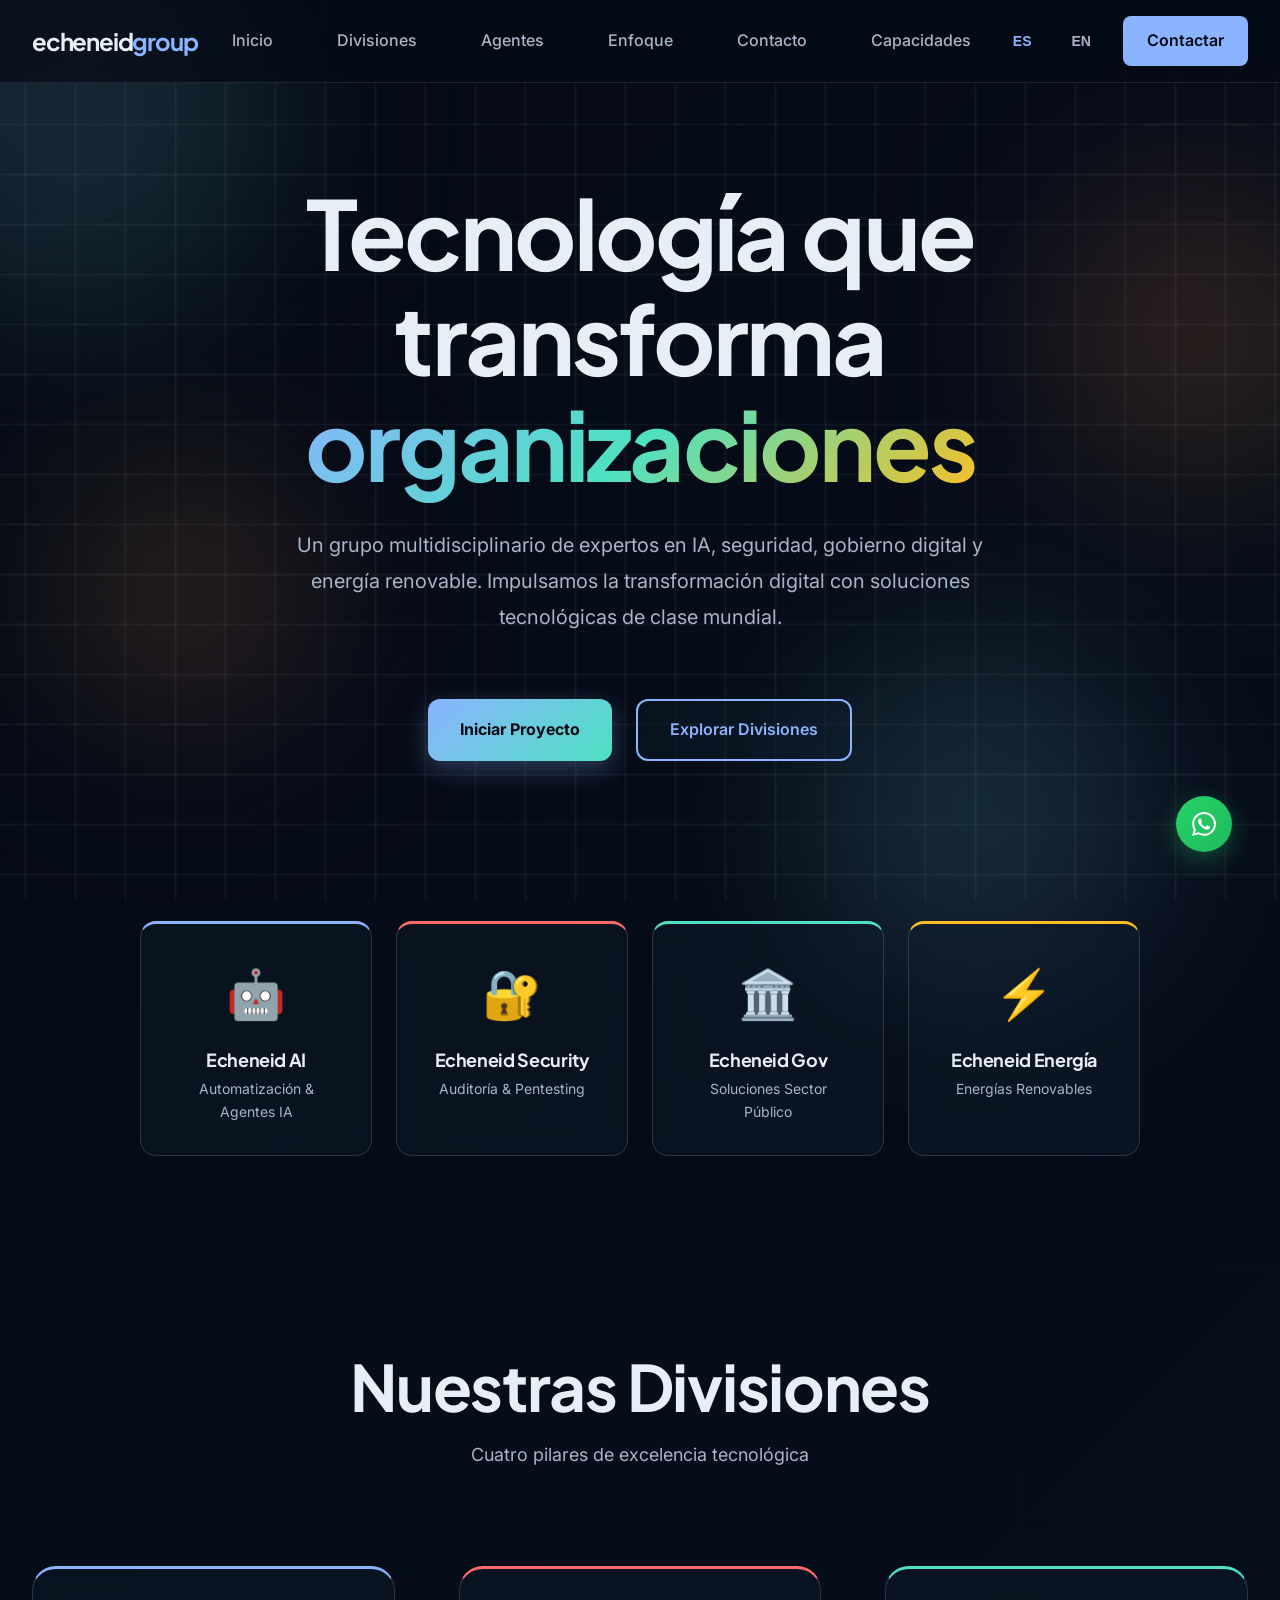
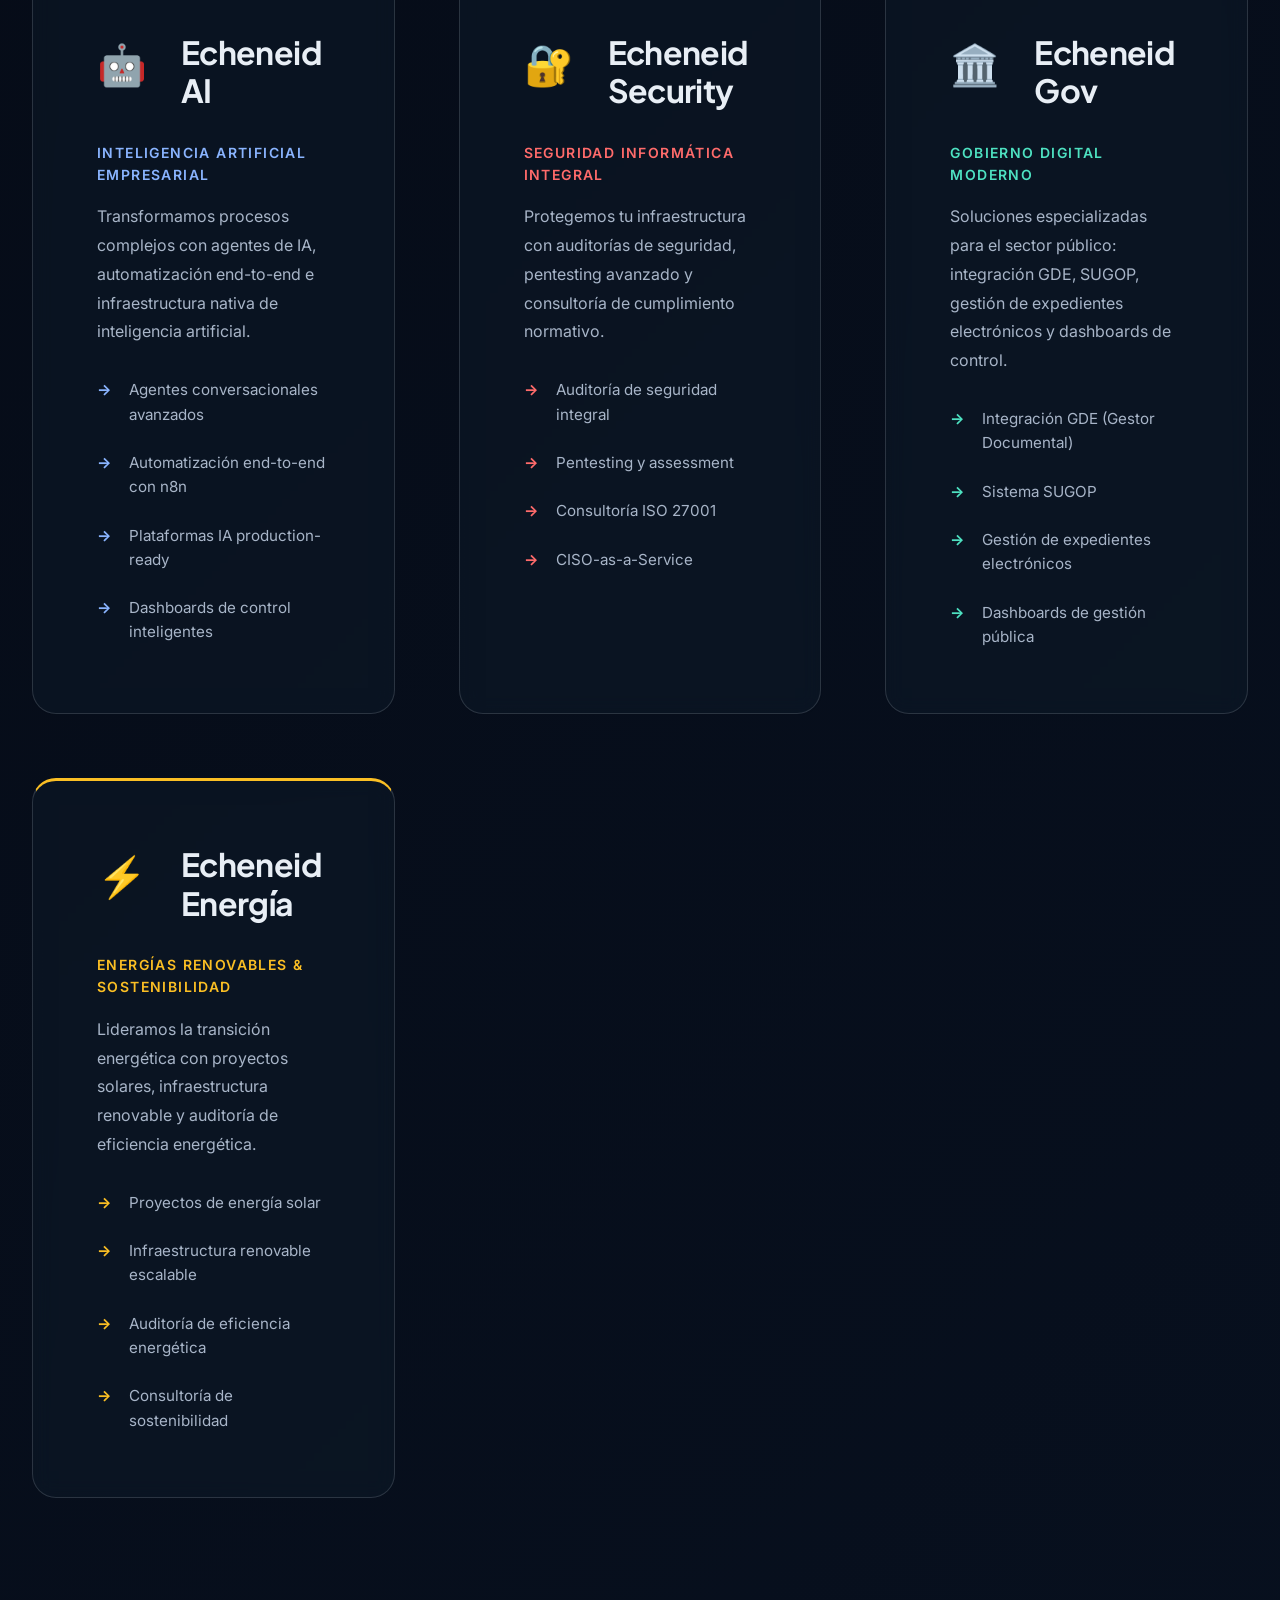
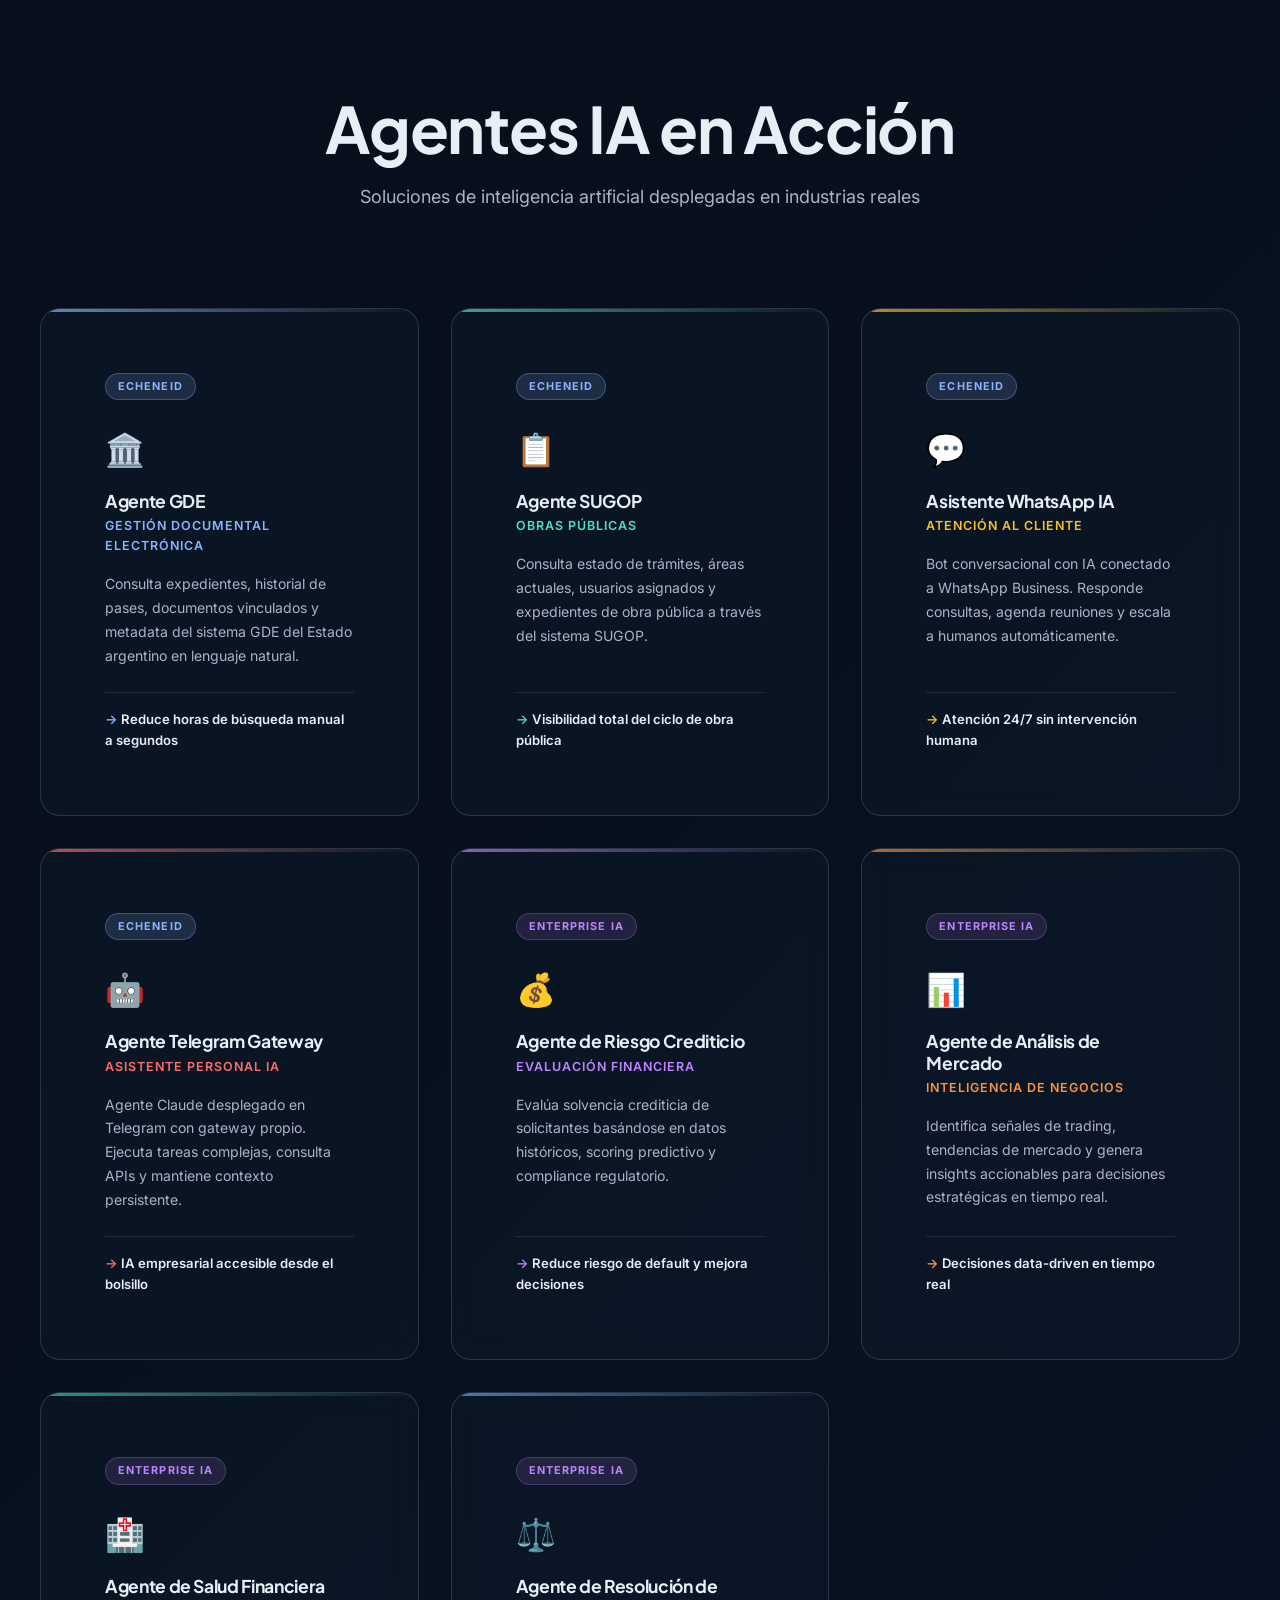
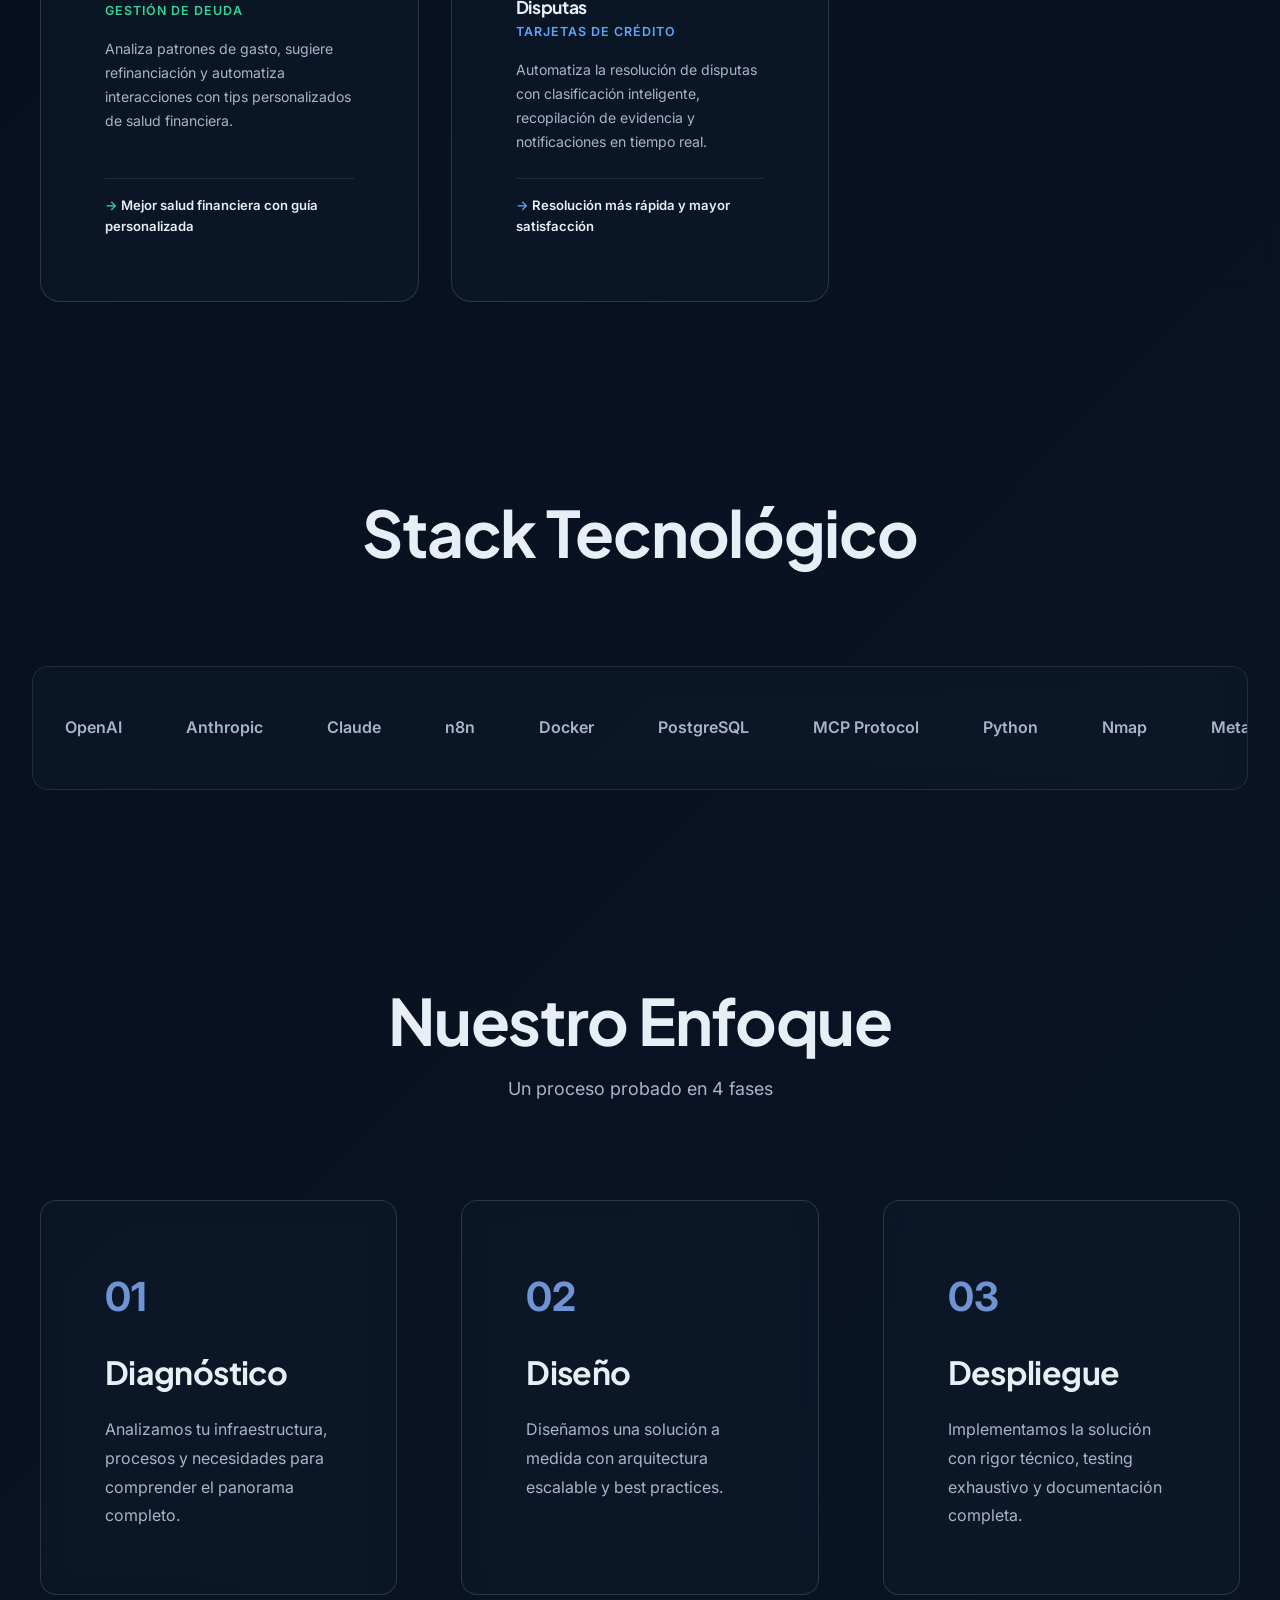
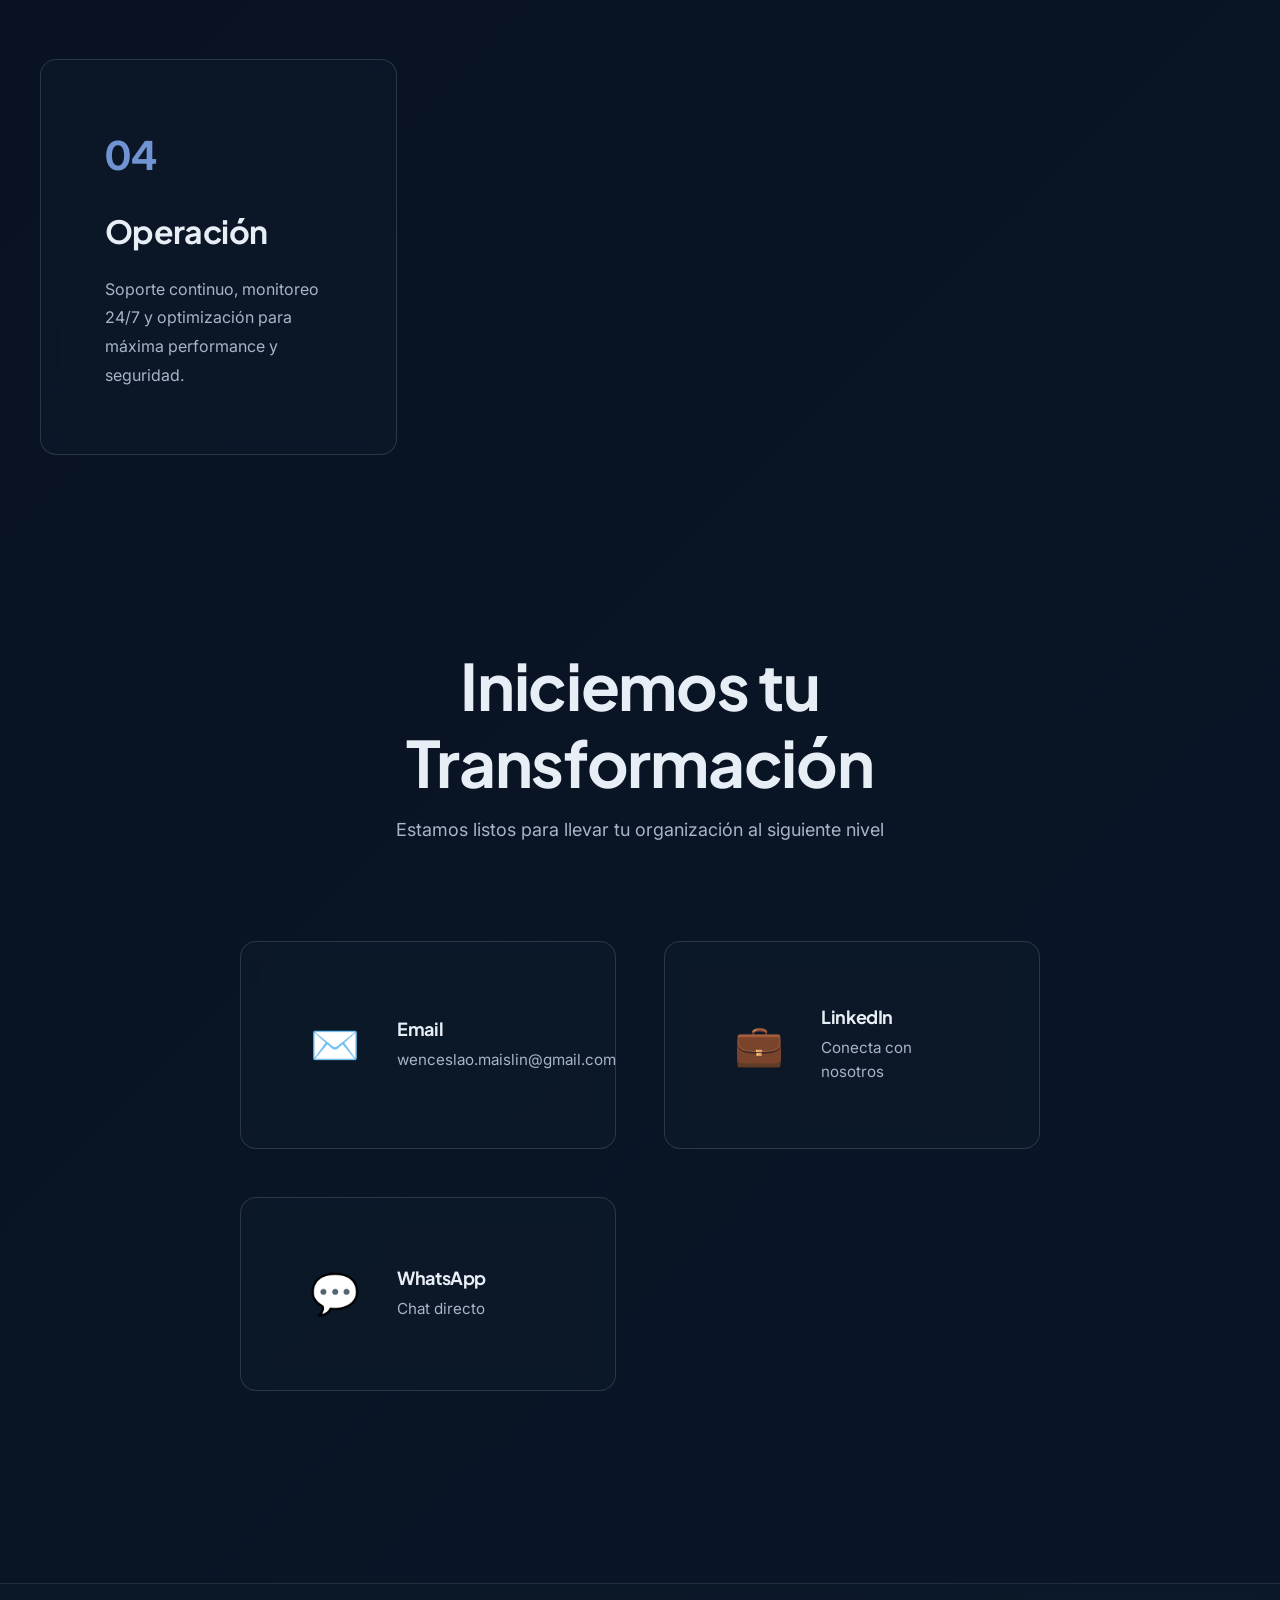
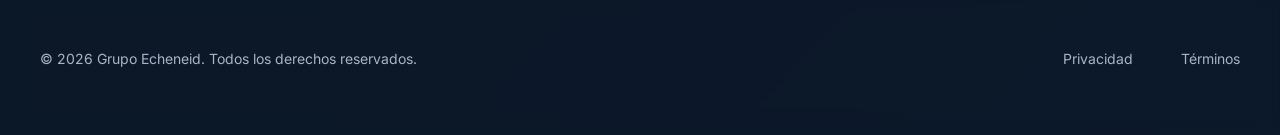
<file: index.html>
<!DOCTYPE html>
<html lang="es" data-lang="es">
<head>
  <meta charset="UTF-8">
  <meta name="viewport" content="width=device-width, initial-scale=1.0">
  <meta name="description" content="Grupo Echeneid — Tecnología que transforma organizaciones. IA, seguridad informática, gobierno digital y energía renovable.">
  <title>Grupo Echeneid — Tecnología que transforma organizaciones</title>
  <link rel="preconnect" href="https://fonts.googleapis.com">
  <link rel="preconnect" href="https://fonts.gstatic.com" crossorigin>
  <link href="https://fonts.googleapis.com/css2?family=Inter:wght@400;500;600;700;800&family=Plus+Jakarta+Sans:wght@500;600;700;800&display=swap" rel="stylesheet">
  <link rel="stylesheet" href="style.css?v=4">
</head>
<body>
  <!-- Animated background orbs -->
  <div class="background-orbs">
    <div class="orb orb-1"></div>
    <div class="orb orb-2"></div>
    <div class="orb orb-3"></div>
    <div class="orb orb-4"></div>
  </div>

  <!-- Grid overlay -->
  <div class="grid-overlay"></div>

  <!-- Navigation -->
  <header class="navbar">
    <div class="navbar-container">
      <div class="logo">
        <span class="logo-text">echeneid<span class="accent">group</span></span>
      </div>

      <nav class="nav-menu">
        <a href="#hero" class="nav-link"><span class="es">Inicio</span><span class="en">Home</span></a>
        <a href="#divisions" class="nav-link"><span class="es">Divisiones</span><span class="en">Divisions</span></a>
        <a href="#agents" class="nav-link"><span class="es">Agentes</span><span class="en">Agents</span></a>
        <a href="#approach" class="nav-link"><span class="es">Enfoque</span><span class="en">Approach</span></a>
        <a href="#contact" class="nav-link"><span class="es">Contacto</span><span class="en">Contact</span></a>
        <a href="servicios.html" class="nav-link"><span class="es">Capacidades</span><span class="en">Capabilities</span></a>
      </nav>

      <div class="navbar-right">
        <button class="lang-toggle" data-lang-btn="es">ES</button>
        <button class="lang-toggle" data-lang-btn="en">EN</button>
        <a href="#contact" class="cta-btn"><span class="es">Contactar</span><span class="en">Contact Us</span></a>
      </div>

      <button class="menu-toggle">
        <span></span>
        <span></span>
        <span></span>
      </button>
    </div>
  </header>

  <!-- Main content -->
  <main>
    <!-- Hero Section -->
    <section id="hero" class="hero">
      <div class="hero-content">
        <h1 class="hero-title reveal">
          <span class="es">Tecnología que transforma <span class="gradient-text">organizaciones</span></span>
          <span class="en">Technology that transforms <span class="gradient-text">organizations</span></span>
        </h1>

        <p class="hero-subtitle reveal">
          <span class="es">Un grupo multidisciplinario de expertos en IA, seguridad, gobierno digital y energía renovable. Impulsamos la transformación digital con soluciones tecnológicas de clase mundial.</span>
          <span class="en">A multidisciplinary group of experts in AI, security, digital government, and renewable energy. We drive digital transformation with world-class technology solutions.</span>
        </p>

        <div class="hero-ctas reveal">
          <a href="#contact" class="btn btn-primary">
            <span class="es">Iniciar Proyecto</span>
            <span class="en">Start Project</span>
          </a>
          <a href="#divisions" class="btn btn-secondary">
            <span class="es">Explorar Divisiones</span>
            <span class="en">Explore Divisions</span>
          </a>
        </div>
      </div>

      <!-- Mini division cards -->
      <div class="hero-divisions reveal">
        <div class="mini-card" style="--accent: #8ab4ff">
          <div class="mini-card-icon">🤖</div>
          <h3><span class="es">Echeneid AI</span><span class="en">Echeneid AI</span></h3>
          <p><span class="es">Automatización & Agentes IA</span><span class="en">Automation & AI Agents</span></p>
        </div>

        <div class="mini-card" style="--accent: #ff6b6b">
          <div class="mini-card-icon">🔐</div>
          <h3><span class="es">Echeneid Security</span><span class="en">Echeneid Security</span></h3>
          <p><span class="es">Auditoría & Pentesting</span><span class="en">Auditing & Pentesting</span></p>
        </div>

        <div class="mini-card" style="--accent: #4ee1c1">
          <div class="mini-card-icon">🏛️</div>
          <h3><span class="es">Echeneid Gov</span><span class="en">Echeneid Gov</span></h3>
          <p><span class="es">Soluciones Sector Público</span><span class="en">Public Sector Solutions</span></p>
        </div>

        <div class="mini-card" style="--accent: #fbbf24">
          <div class="mini-card-icon">⚡</div>
          <h3><span class="es">Echeneid Energía</span><span class="en">Echeneid Energy</span></h3>
          <p><span class="es">Energías Renovables</span><span class="en">Renewable Energy</span></p>
        </div>
      </div>
    </section>

    <!-- Divisions Section -->
    <section id="divisions" class="divisions">
      <div class="section-header reveal">
        <h2><span class="es">Nuestras Divisiones</span><span class="en">Our Divisions</span></h2>
        <p><span class="es">Cuatro pilares de excelencia tecnológica</span><span class="en">Four pillars of technological excellence</span></p>
      </div>

      <div class="divisions-grid">
        <!-- Echeneid AI -->
        <div class="division-card reveal" style="--accent: #8ab4ff">
          <div class="division-header">
            <div class="division-icon">🤖</div>
            <h3><span class="es">Echeneid AI</span><span class="en">Echeneid AI</span></h3>
          </div>
          <p class="division-tagline"><span class="es">Inteligencia Artificial Empresarial</span><span class="en">Enterprise AI Intelligence</span></p>
          <p class="division-description">
            <span class="es">Transformamos procesos complejos con agentes de IA, automatización end-to-end e infraestructura nativa de inteligencia artificial.</span>
            <span class="en">We transform complex processes with AI agents, end-to-end automation, and native AI infrastructure.</span>
          </p>
          <ul class="division-capabilities">
            <li><span class="es">Agentes conversacionales avanzados</span><span class="en">Advanced conversational agents</span></li>
            <li><span class="es">Automatización end-to-end con n8n</span><span class="en">End-to-end automation with n8n</span></li>
            <li><span class="es">Plataformas IA production-ready</span><span class="en">Production-ready AI platforms</span></li>
            <li><span class="es">Dashboards de control inteligentes</span><span class="en">Intelligent control dashboards</span></li>
          </ul>
        </div>

        <!-- Echeneid Security -->
        <div class="division-card reveal" style="--accent: #ff6b6b">
          <div class="division-header">
            <div class="division-icon">🔐</div>
            <h3><span class="es">Echeneid Security</span><span class="en">Echeneid Security</span></h3>
          </div>
          <p class="division-tagline"><span class="es">Seguridad Informática Integral</span><span class="en">Comprehensive IT Security</span></p>
          <p class="division-description">
            <span class="es">Protegemos tu infraestructura con auditorías de seguridad, pentesting avanzado y consultoría de cumplimiento normativo.</span>
            <span class="en">We protect your infrastructure with security audits, advanced pentesting, and compliance consulting.</span>
          </p>
          <ul class="division-capabilities">
            <li><span class="es">Auditoría de seguridad integral</span><span class="en">Comprehensive security auditing</span></li>
            <li><span class="es">Pentesting y assessment</span><span class="en">Pentesting and vulnerability assessment</span></li>
            <li><span class="es">Consultoría ISO 27001</span><span class="en">ISO 27001 consulting</span></li>
            <li><span class="es">CISO-as-a-Service</span><span class="en">CISO-as-a-Service</span></li>
          </ul>
        </div>

        <!-- Echeneid Gov -->
        <div class="division-card reveal" style="--accent: #4ee1c1">
          <div class="division-header">
            <div class="division-icon">🏛️</div>
            <h3><span class="es">Echeneid Gov</span><span class="en">Echeneid Gov</span></h3>
          </div>
          <p class="division-tagline"><span class="es">Gobierno Digital Moderno</span><span class="en">Modern Digital Government</span></p>
          <p class="division-description">
            <span class="es">Soluciones especializadas para el sector público: integración GDE, SUGOP, gestión de expedientes electrónicos y dashboards de control.</span>
            <span class="en">Specialized solutions for the public sector: GDE integration, SUGOP, electronic records management, and control dashboards.</span>
          </p>
          <ul class="division-capabilities">
            <li><span class="es">Integración GDE (Gestor Documental)</span><span class="en">GDE integration</span></li>
            <li><span class="es">Sistema SUGOP</span><span class="en">SUGOP system</span></li>
            <li><span class="es">Gestión de expedientes electrónicos</span><span class="en">Electronic records management</span></li>
            <li><span class="es">Dashboards de gestión pública</span><span class="en">Public management dashboards</span></li>
          </ul>
        </div>

        <!-- Echeneid Energía -->
        <div class="division-card reveal" style="--accent: #fbbf24">
          <div class="division-header">
            <div class="division-icon">⚡</div>
            <h3><span class="es">Echeneid Energía</span><span class="en">Echeneid Energy</span></h3>
          </div>
          <p class="division-tagline"><span class="es">Energías Renovables & Sostenibilidad</span><span class="en">Renewable Energy & Sustainability</span></p>
          <p class="division-description">
            <span class="es">Lideramos la transición energética con proyectos solares, infraestructura renovable y auditoría de eficiencia energética.</span>
            <span class="en">We lead the energy transition with solar projects, renewable infrastructure, and energy efficiency auditing.</span>
          </p>
          <ul class="division-capabilities">
            <li><span class="es">Proyectos de energía solar</span><span class="en">Solar energy projects</span></li>
            <li><span class="es">Infraestructura renovable escalable</span><span class="en">Scalable renewable infrastructure</span></li>
            <li><span class="es">Auditoría de eficiencia energética</span><span class="en">Energy efficiency auditing</span></li>
            <li><span class="es">Consultoría de sostenibilidad</span><span class="en">Sustainability consulting</span></li>
          </ul>
        </div>
      </div>
    </section>

    <!-- AI Agents Showcase -->
    <section id="agents" class="agents-showcase">
      <div class="section-header reveal">
        <h2><span class="es">Agentes IA en Acción</span><span class="en">AI Agents in Action</span></h2>
        <p><span class="es">Soluciones de inteligencia artificial desplegadas en industrias reales</span><span class="en">AI solutions deployed across real industries</span></p>
      </div>

      <div class="agents-grid">
        <!-- Echeneid own agents -->
        <div class="agent-card reveal" style="--agent-accent: #8ab4ff">
          <div class="agent-badge own"><span class="es">Echeneid</span><span class="en">Echeneid</span></div>
          <div class="agent-icon">🏛️</div>
          <h3><span class="es">Agente GDE</span><span class="en">GDE Agent</span></h3>
          <p class="agent-usecase"><span class="es">Gestión Documental Electrónica</span><span class="en">Electronic Document Management</span></p>
          <p class="agent-desc"><span class="es">Consulta expedientes, historial de pases, documentos vinculados y metadata del sistema GDE del Estado argentino en lenguaje natural.</span><span class="en">Query records, transfer history, linked documents, and metadata from Argentina's GDE system using natural language.</span></p>
          <div class="agent-value"><span class="es">Reduce horas de búsqueda manual a segundos</span><span class="en">Reduces hours of manual search to seconds</span></div>
        </div>

        <div class="agent-card reveal" style="--agent-accent: #4ee1c1">
          <div class="agent-badge own"><span class="es">Echeneid</span><span class="en">Echeneid</span></div>
          <div class="agent-icon">📋</div>
          <h3><span class="es">Agente SUGOP</span><span class="en">SUGOP Agent</span></h3>
          <p class="agent-usecase"><span class="es">Obras Públicas</span><span class="en">Public Works</span></p>
          <p class="agent-desc"><span class="es">Consulta estado de trámites, áreas actuales, usuarios asignados y expedientes de obra pública a través del sistema SUGOP.</span><span class="en">Query permit status, current departments, assigned users, and public works records through the SUGOP system.</span></p>
          <div class="agent-value"><span class="es">Visibilidad total del ciclo de obra pública</span><span class="en">Full visibility into the public works lifecycle</span></div>
        </div>

        <div class="agent-card reveal" style="--agent-accent: #fbbf24">
          <div class="agent-badge own"><span class="es">Echeneid</span><span class="en">Echeneid</span></div>
          <div class="agent-icon">💬</div>
          <h3><span class="es">Asistente WhatsApp IA</span><span class="en">WhatsApp AI Assistant</span></h3>
          <p class="agent-usecase"><span class="es">Atención al Cliente</span><span class="en">Customer Service</span></p>
          <p class="agent-desc"><span class="es">Bot conversacional con IA conectado a WhatsApp Business. Responde consultas, agenda reuniones y escala a humanos automáticamente.</span><span class="en">AI-powered conversational bot connected to WhatsApp Business. Answers queries, schedules meetings, and escalates to humans automatically.</span></p>
          <div class="agent-value"><span class="es">Atención 24/7 sin intervención humana</span><span class="en">24/7 support without human intervention</span></div>
        </div>

        <div class="agent-card reveal" style="--agent-accent: #ff6b6b">
          <div class="agent-badge own"><span class="es">Echeneid</span><span class="en">Echeneid</span></div>
          <div class="agent-icon">🤖</div>
          <h3><span class="es">Agente Telegram Gateway</span><span class="en">Telegram Gateway Agent</span></h3>
          <p class="agent-usecase"><span class="es">Asistente Personal IA</span><span class="en">AI Personal Assistant</span></p>
          <p class="agent-desc"><span class="es">Agente Claude desplegado en Telegram con gateway propio. Ejecuta tareas complejas, consulta APIs y mantiene contexto persistente.</span><span class="en">Claude agent deployed on Telegram with custom gateway. Executes complex tasks, queries APIs, and maintains persistent context.</span></p>
          <div class="agent-value"><span class="es">IA empresarial accesible desde el bolsillo</span><span class="en">Enterprise AI accessible from your pocket</span></div>
        </div>

        <!-- Generic enterprise AI agents -->
        <div class="agent-card reveal" style="--agent-accent: #c084fc">
          <div class="agent-badge generic"><span class="es">Enterprise IA</span><span class="en">Enterprise AI</span></div>
          <div class="agent-icon">💰</div>
          <h3><span class="es">Agente de Riesgo Crediticio</span><span class="en">Credit Risk Agent</span></h3>
          <p class="agent-usecase"><span class="es">Evaluación Financiera</span><span class="en">Financial Assessment</span></p>
          <p class="agent-desc"><span class="es">Evalúa solvencia crediticia de solicitantes basándose en datos históricos, scoring predictivo y compliance regulatorio.</span><span class="en">Evaluates applicant creditworthiness based on historical data, predictive scoring, and regulatory compliance.</span></p>
          <div class="agent-value"><span class="es">Reduce riesgo de default y mejora decisiones</span><span class="en">Reduces default risk and improves decisions</span></div>
        </div>

        <div class="agent-card reveal" style="--agent-accent: #fb923c">
          <div class="agent-badge generic"><span class="es">Enterprise IA</span><span class="en">Enterprise AI</span></div>
          <div class="agent-icon">📊</div>
          <h3><span class="es">Agente de Análisis de Mercado</span><span class="en">Market Analysis Agent</span></h3>
          <p class="agent-usecase"><span class="es">Inteligencia de Negocios</span><span class="en">Business Intelligence</span></p>
          <p class="agent-desc"><span class="es">Identifica señales de trading, tendencias de mercado y genera insights accionables para decisiones estratégicas en tiempo real.</span><span class="en">Identifies trading signals, market trends, and generates actionable insights for real-time strategic decisions.</span></p>
          <div class="agent-value"><span class="es">Decisiones data-driven en tiempo real</span><span class="en">Real-time data-driven decisions</span></div>
        </div>

        <div class="agent-card reveal" style="--agent-accent: #34d399">
          <div class="agent-badge generic"><span class="es">Enterprise IA</span><span class="en">Enterprise AI</span></div>
          <div class="agent-icon">🏥</div>
          <h3><span class="es">Agente de Salud Financiera</span><span class="en">Financial Health Agent</span></h3>
          <p class="agent-usecase"><span class="es">Gestión de Deuda</span><span class="en">Debt Management</span></p>
          <p class="agent-desc"><span class="es">Analiza patrones de gasto, sugiere refinanciación y automatiza interacciones con tips personalizados de salud financiera.</span><span class="en">Analyzes spending patterns, suggests refinancing, and automates interactions with personalized financial health tips.</span></p>
          <div class="agent-value"><span class="es">Mejor salud financiera con guía personalizada</span><span class="en">Better financial health with personalized guidance</span></div>
        </div>

        <div class="agent-card reveal" style="--agent-accent: #60a5fa">
          <div class="agent-badge generic"><span class="es">Enterprise IA</span><span class="en">Enterprise AI</span></div>
          <div class="agent-icon">⚖️</div>
          <h3><span class="es">Agente de Resolución de Disputas</span><span class="en">Dispute Resolution Agent</span></h3>
          <p class="agent-usecase"><span class="es">Tarjetas de Crédito</span><span class="en">Credit Cards</span></p>
          <p class="agent-desc"><span class="es">Automatiza la resolución de disputas con clasificación inteligente, recopilación de evidencia y notificaciones en tiempo real.</span><span class="en">Automates dispute resolution with intelligent classification, evidence gathering, and real-time notifications.</span></p>
          <div class="agent-value"><span class="es">Resolución más rápida y mayor satisfacción</span><span class="en">Faster resolution and higher satisfaction</span></div>
        </div>
      </div>
    </section>

    <!-- Tech Stack Marquee -->
    <section class="tech-stack">
      <div class="section-header reveal">
        <h2><span class="es">Stack Tecnológico</span><span class="en">Tech Stack</span></h2>
      </div>
      <div class="marquee-container">
        <div class="marquee">
          <div class="marquee-content" id="marquee-content">
            <!-- Content populated by JS -->
          </div>
        </div>
      </div>
    </section>

    <!-- Approach Section -->
    <section id="approach" class="approach">
      <div class="section-header reveal">
        <h2><span class="es">Nuestro Enfoque</span><span class="en">Our Approach</span></h2>
        <p><span class="es">Un proceso probado en 4 fases</span><span class="en">A proven 4-phase process</span></p>
      </div>

      <div class="approach-grid">
        <div class="approach-card reveal">
          <div class="approach-number">01</div>
          <h3><span class="es">Diagnóstico</span><span class="en">Diagnosis</span></h3>
          <p><span class="es">Analizamos tu infraestructura, procesos y necesidades para comprender el panorama completo.</span><span class="en">We analyze your infrastructure, processes, and needs to understand the complete picture.</span></p>
        </div>

        <div class="approach-card reveal">
          <div class="approach-number">02</div>
          <h3><span class="es">Diseño</span><span class="en">Design</span></h3>
          <p><span class="es">Diseñamos una solución a medida con arquitectura escalable y best practices.</span><span class="en">We design a custom solution with scalable architecture and best practices.</span></p>
        </div>

        <div class="approach-card reveal">
          <div class="approach-number">03</div>
          <h3><span class="es">Despliegue</span><span class="en">Deployment</span></h3>
          <p><span class="es">Implementamos la solución con rigor técnico, testing exhaustivo y documentación completa.</span><span class="en">We implement with technical rigor, exhaustive testing, and complete documentation.</span></p>
        </div>

        <div class="approach-card reveal">
          <div class="approach-number">04</div>
          <h3><span class="es">Operación</span><span class="en">Operations</span></h3>
          <p><span class="es">Soporte continuo, monitoreo 24/7 y optimización para máxima performance y seguridad.</span><span class="en">Continuous support, 24/7 monitoring, and optimization for peak performance and security.</span></p>
        </div>
      </div>
    </section>

    <!-- Contact Section -->
    <section id="contact" class="contact">
      <div class="contact-content reveal">
        <h2><span class="es">Iniciemos tu Transformación</span><span class="en">Start Your Transformation</span></h2>
        <p><span class="es">Estamos listos para llevar tu organización al siguiente nivel</span><span class="en">We're ready to take your organization to the next level</span></p>

        <div class="contact-methods">
          <a href="mailto:wenceslao.maislin@gmail.com" class="contact-card">
            <div class="contact-icon">✉️</div>
            <div class="contact-info">
              <h3><span class="es">Email</span><span class="en">Email</span></h3>
              <p>wenceslao.maislin@gmail.com</p>
            </div>
          </a>

          <a href="https://linkedin.com/in/wenceslao-maislin-96673314/" target="_blank" rel="noopener noreferrer" class="contact-card">
            <div class="contact-icon">💼</div>
            <div class="contact-info">
              <h3><span class="es">LinkedIn</span><span class="en">LinkedIn</span></h3>
              <p><span class="es">Conecta con nosotros</span><span class="en">Connect with us</span></p>
            </div>
          </a>

          <a href="https://wa.me/5493517564505" target="_blank" rel="noopener noreferrer" class="contact-card">
            <div class="contact-icon">💬</div>
            <div class="contact-info">
              <h3><span class="es">WhatsApp</span><span class="en">WhatsApp</span></h3>
              <p><span class="es">Chat directo</span><span class="en">Direct chat</span></p>
            </div>
          </a>
        </div>
      </div>
    </section>
  </main>

  <!-- WhatsApp Floating Button -->
  <a href="https://wa.me/5493517564505" target="_blank" rel="noopener noreferrer" class="whatsapp-btn" aria-label="WhatsApp">
    <svg width="28" height="28" viewBox="0 0 24 24" fill="currentColor"><path d="M17.472 14.382c-.297-.149-1.758-.867-2.03-.967-.273-.099-.471-.148-.67.15-.197.297-.767.966-.94 1.164-.173.199-.347.223-.644.075-.297-.15-1.255-.463-2.39-1.475-.883-.788-1.48-1.761-1.653-2.059-.173-.297-.018-.458.13-.606.134-.133.298-.347.446-.52.149-.174.198-.298.298-.497.099-.198.05-.371-.025-.52-.075-.149-.669-1.612-.916-2.207-.242-.579-.487-.5-.669-.51-.173-.008-.371-.01-.57-.01-.198 0-.52.074-.792.372-.272.297-1.04 1.016-1.04 2.479 0 1.462 1.065 2.875 1.213 3.074.149.198 2.096 3.2 5.077 4.487.709.306 1.262.489 1.694.625.712.227 1.36.195 1.871.118.571-.085 1.758-.719 2.006-1.413.248-.694.248-1.289.173-1.413-.074-.124-.272-.198-.57-.347m-5.421 7.403h-.004a9.87 9.87 0 01-5.031-1.378l-.361-.214-3.741.982.998-3.648-.235-.374a9.86 9.86 0 01-1.51-5.26c.001-5.45 4.436-9.884 9.888-9.884 2.64 0 5.122 1.03 6.988 2.898a9.825 9.825 0 012.893 6.994c-.003 5.45-4.437 9.884-9.885 9.884m8.413-18.297A11.815 11.815 0 0012.05 0C5.495 0 .16 5.335.157 11.892c0 2.096.547 4.142 1.588 5.945L.057 24l6.305-1.654a11.882 11.882 0 005.683 1.448h.005c6.554 0 11.89-5.335 11.893-11.893a11.821 11.821 0 00-3.48-8.413z"/></svg>
  </a>

  <!-- Footer -->
  <footer class="footer">
    <div class="footer-content">
      <p>&copy; 2026 <span class="es">Grupo Echeneid</span><span class="en">Grupo Echeneid</span>. <span class="es">Todos los derechos reservados.</span><span class="en">All rights reserved.</span></p>
      <div class="footer-links">
        <a href="#"><span class="es">Privacidad</span><span class="en">Privacy</span></a>
        <a href="#"><span class="es">Términos</span><span class="en">Terms</span></a>
      </div>
    </div>
  </footer>

  <script src="main.js?v=4"></script>
</body>
</html>
</file>
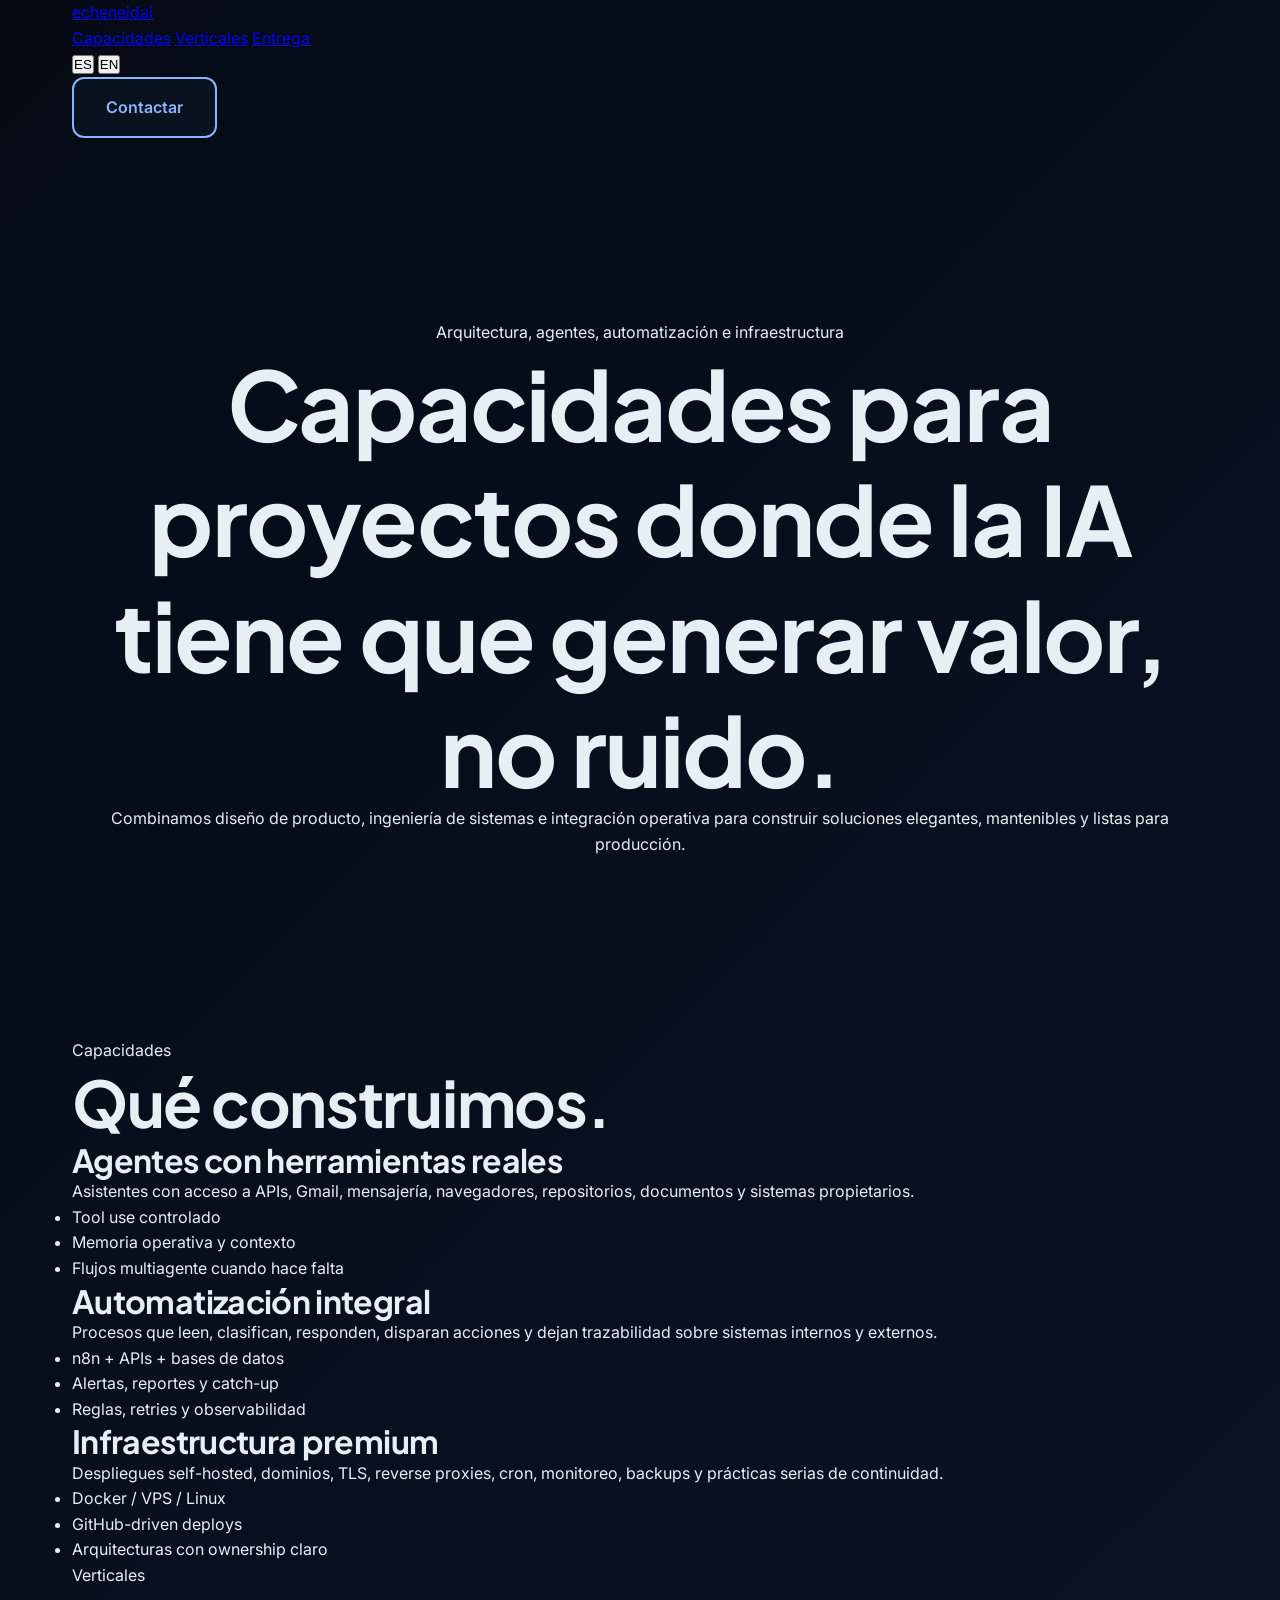
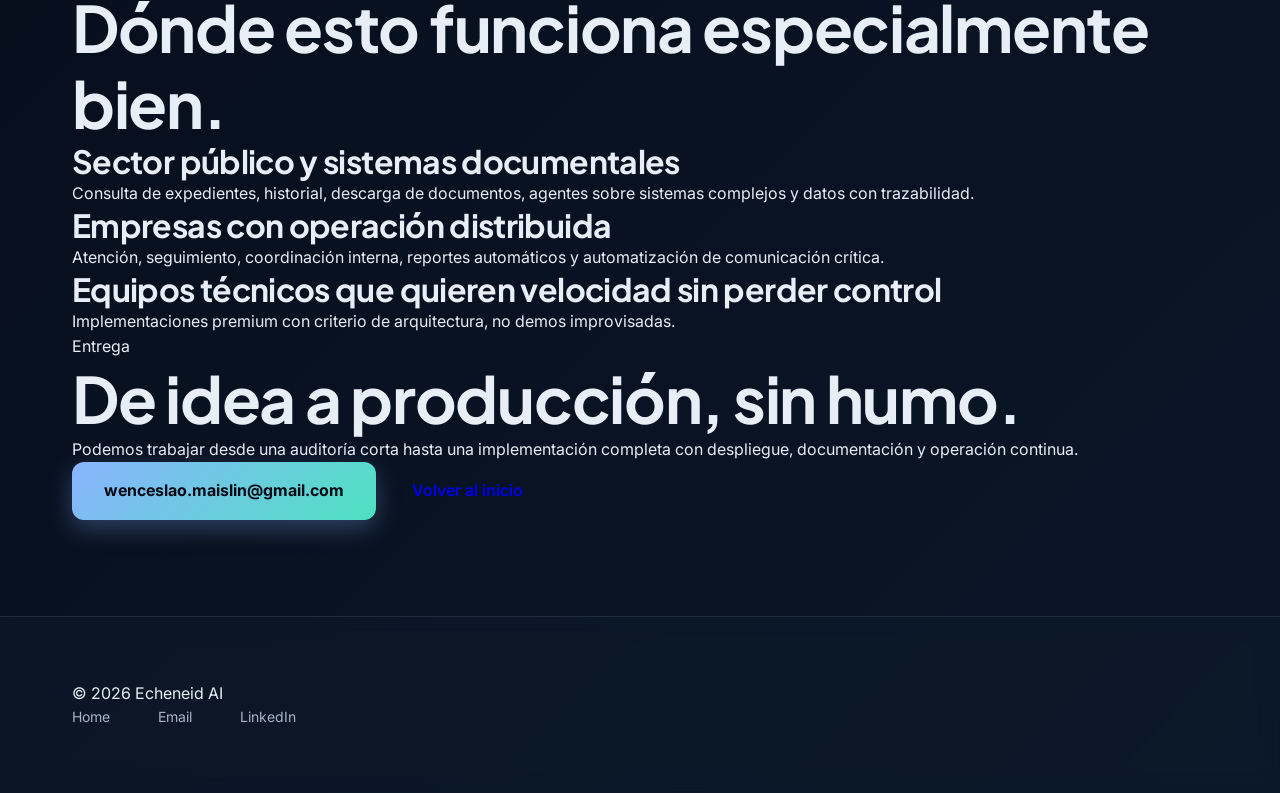
<file: servicios.html>
<!DOCTYPE html>
<html lang="es" data-lang="es">
<head>
  <meta charset="UTF-8">
  <meta name="viewport" content="width=device-width, initial-scale=1.0">
  <title>Echeneid AI — Capacidades, servicios y soluciones</title>
  <meta name="description" content="Capacidades de Echeneid AI: agentes conversacionales, automatización end-to-end, integración con sistemas complejos, infraestructura self-hosted y consultoría técnica premium.">
  <link rel="preconnect" href="https://fonts.googleapis.com">
  <link rel="preconnect" href="https://fonts.gstatic.com" crossorigin>
  <link href="https://fonts.googleapis.com/css2?family=Inter:wght@400;500;600;700;800&family=Plus+Jakarta+Sans:wght@500;600;700;800&display=swap" rel="stylesheet">
  <link rel="stylesheet" href="style.css">
</head>
<body>
  <div class="site-shell inner-page">
    <div class="ambient ambient-a"></div>
    <div class="ambient ambient-b"></div>
    <div class="ambient-grid"></div>

    <header class="topbar">
      <div class="container topbar-inner">
        <a href="index.html" class="brand">echeneid<span>ai</span></a>
        <nav class="desktop-nav">
          <a href="#capabilities"><span class="es">Capacidades</span><span class="en">Capabilities</span></a>
          <a href="#verticals"><span class="es">Verticales</span><span class="en">Verticals</span></a>
          <a href="#delivery"><span class="es">Entrega</span><span class="en">Delivery</span></a>
        </nav>
        <div class="topbar-actions">
          <div class="lang-switch">
            <button class="lang-btn active" data-lang-btn="es">ES</button>
            <button class="lang-btn" data-lang-btn="en">EN</button>
          </div>
          <a class="btn btn-secondary" href="index.html#contact"><span class="es">Contactar</span><span class="en">Contact</span></a>
        </div>
      </div>
    </header>

    <main>
      <section class="hero compact section">
        <div class="container narrow hero-copy">
          <div class="eyebrow reveal"><span class="status-dot"></span><span class="es">Arquitectura, agentes, automatización e infraestructura</span><span class="en">Architecture, agents, automation and infrastructure</span></div>
          <h1 class="reveal delay-1"><span class="es">Capacidades para proyectos donde la IA tiene que generar valor, no ruido.</span><span class="en">Capabilities for projects where AI must create value, not noise.</span></h1>
          <p class="hero-lead reveal delay-2"><span class="es">Combinamos diseño de producto, ingeniería de sistemas e integración operativa para construir soluciones elegantes, mantenibles y listas para producción.</span><span class="en">We combine product design, systems engineering and operational integration to build elegant, maintainable, production-ready solutions.</span></p>
        </div>
      </section>

      <section class="section" id="capabilities">
        <div class="container">
          <div class="section-heading reveal">
            <span class="section-kicker"><span class="es">Capacidades</span><span class="en">Capabilities</span></span>
            <h2><span class="es">Qué construimos.</span><span class="en">What we build.</span></h2>
          </div>
          <div class="detail-grid">
            <article class="detail-card glass reveal">
              <h3><span class="es">Agentes con herramientas reales</span><span class="en">Agents with real tools</span></h3>
              <p><span class="es">Asistentes con acceso a APIs, Gmail, mensajería, navegadores, repositorios, documentos y sistemas propietarios.</span><span class="en">Assistants with access to APIs, Gmail, messaging, browsers, repositories, documents and proprietary systems.</span></p>
              <ul>
                <li><span class="es">Tool use controlado</span><span class="en">Controlled tool use</span></li>
                <li><span class="es">Memoria operativa y contexto</span><span class="en">Operational memory and context</span></li>
                <li><span class="es">Flujos multiagente cuando hace falta</span><span class="en">Multi-agent flows when needed</span></li>
              </ul>
            </article>
            <article class="detail-card glass reveal delay-1">
              <h3><span class="es">Automatización integral</span><span class="en">End-to-end automation</span></h3>
              <p><span class="es">Procesos que leen, clasifican, responden, disparan acciones y dejan trazabilidad sobre sistemas internos y externos.</span><span class="en">Processes that read, classify, respond, trigger actions and keep traceability across internal and external systems.</span></p>
              <ul>
                <li><span class="es">n8n + APIs + bases de datos</span><span class="en">n8n + APIs + databases</span></li>
                <li><span class="es">Alertas, reportes y catch-up</span><span class="en">Alerts, reports and catch-up logic</span></li>
                <li><span class="es">Reglas, retries y observabilidad</span><span class="en">Rules, retries and observability</span></li>
              </ul>
            </article>
            <article class="detail-card glass reveal delay-2">
              <h3><span class="es">Infraestructura premium</span><span class="en">Premium infrastructure</span></h3>
              <p><span class="es">Despliegues self-hosted, dominios, TLS, reverse proxies, cron, monitoreo, backups y prácticas serias de continuidad.</span><span class="en">Self-hosted deployments, domains, TLS, reverse proxies, cron, monitoring, backups and serious continuity practices.</span></p>
              <ul>
                <li><span class="es">Docker / VPS / Linux</span><span class="en">Docker / VPS / Linux</span></li>
                <li><span class="es">GitHub-driven deploys</span><span class="en">GitHub-driven deploys</span></li>
                <li><span class="es">Arquitecturas con ownership claro</span><span class="en">Architectures with clear ownership</span></li>
              </ul>
            </article>
          </div>
        </div>
      </section>

      <section class="section" id="verticals">
        <div class="container">
          <div class="section-heading reveal">
            <span class="section-kicker"><span class="es">Verticales</span><span class="en">Verticals</span></span>
            <h2><span class="es">Dónde esto funciona especialmente bien.</span><span class="en">Where this works especially well.</span></h2>
          </div>
          <div class="vertical-list">
            <article class="vertical-item glass reveal">
              <h3><span class="es">Sector público y sistemas documentales</span><span class="en">Public sector and document systems</span></h3>
              <p><span class="es">Consulta de expedientes, historial, descarga de documentos, agentes sobre sistemas complejos y datos con trazabilidad.</span><span class="en">Record lookup, history, document download, agents over complex systems and traceable data.</span></p>
            </article>
            <article class="vertical-item glass reveal delay-1">
              <h3><span class="es">Empresas con operación distribuida</span><span class="en">Distributed operations companies</span></h3>
              <p><span class="es">Atención, seguimiento, coordinación interna, reportes automáticos y automatización de comunicación crítica.</span><span class="en">Support, follow-up, internal coordination, automatic reporting and automation of critical communication.</span></p>
            </article>
            <article class="vertical-item glass reveal delay-2">
              <h3><span class="es">Equipos técnicos que quieren velocidad sin perder control</span><span class="en">Technical teams that want speed without losing control</span></h3>
              <p><span class="es">Implementaciones premium con criterio de arquitectura, no demos improvisadas.</span><span class="en">Premium implementations guided by architecture judgment, not improvised demos.</span></p>
            </article>
          </div>
        </div>
      </section>

      <section class="section" id="delivery">
        <div class="container">
          <div class="contact-panel glass reveal">
            <div>
              <span class="section-kicker"><span class="es">Entrega</span><span class="en">Delivery</span></span>
              <h2><span class="es">De idea a producción, sin humo.</span><span class="en">From idea to production, without fluff.</span></h2>
              <p><span class="es">Podemos trabajar desde una auditoría corta hasta una implementación completa con despliegue, documentación y operación continua.</span><span class="en">We can work from a short audit to a full implementation with deployment, documentation and continuous operation.</span></p>
            </div>
            <div class="contact-actions">
              <a class="btn btn-primary" href="mailto:wenceslao.maislin@gmail.com">wenceslao.maislin@gmail.com</a>
              <a class="btn btn-ghost" href="index.html"><span class="es">Volver al inicio</span><span class="en">Back to home</span></a>
            </div>
          </div>
        </div>
      </section>
    </main>

    <footer class="footer">
      <div class="container footer-inner">
        <span>© 2026 Echeneid AI</span>
        <div class="footer-links">
          <a href="index.html">Home</a>
          <a href="mailto:wenceslao.maislin@gmail.com">Email</a>
          <a href="https://linkedin.com/in/wenceslao-maislin-96673314/" target="_blank" rel="noopener">LinkedIn</a>
        </div>
      </div>
    </footer>
  </div>
  <script src="main.js"></script>
</body>
</html>
</file>
<file: style.css>
/* ============================================================================
   GRUPO ECHENEID - PREMIUM LANDING PAGE
   Dark theme with glassmorphism, animated gradients, and sophisticated UI
   ============================================================================ */

:root {
  /* Primary colors */
  --bg-dark: #050a15;
  --bg-darker: #0a1628;
  --bg-light: #0f1f2e;
  --text-primary: #e8eef5;
  --text-secondary: #a8b5c8;
  --text-muted: #6b758a;

  /* Division accent colors */
  --accent-ai: #8ab4ff;
  --accent-security: #ff6b6b;
  --accent-gov: #4ee1c1;
  --accent-energy: #fbbf24;

  /* Functional colors */
  --border-light: rgba(232, 238, 245, 0.1);
  --border-accent: rgba(138, 180, 255, 0.2);
  --glass-bg: rgba(15, 31, 46, 0.4);
  --glass-border: rgba(232, 238, 245, 0.15);

  /* Spacing */
  --spacing-xs: 0.5rem;
  --spacing-sm: 1rem;
  --spacing-md: 1.5rem;
  --spacing-lg: 2rem;
  --spacing-xl: 3rem;
  --spacing-2xl: 4rem;
  --spacing-3xl: 6rem;

  /* Typography */
  --font-sans: 'Inter', -apple-system, BlinkMacSystemFont, 'Segoe UI', 'Helvetica Neue', sans-serif;
  --font-display: 'Plus Jakarta Sans', -apple-system, BlinkMacSystemFont, 'Segoe UI', sans-serif;

  /* Transitions */
  --transition-fast: 150ms cubic-bezier(0.4, 0, 0.2, 1);
  --transition-smooth: 300ms cubic-bezier(0.4, 0, 0.2, 1);
  --transition-slow: 500ms cubic-bezier(0.4, 0, 0.2, 1);
}

* {
  margin: 0;
  padding: 0;
  box-sizing: border-box;
}

html {
  scroll-behavior: smooth;
  font-size: 16px;
}

html.js .reveal {
  opacity: 0;
  transform: translateY(20px);
}

html.js .reveal.active {
  opacity: 1;
  transform: translateY(0);
  transition: opacity 600ms var(--transition-smooth),
              transform 600ms var(--transition-smooth);
}

body {
  font-family: var(--font-sans);
  background: linear-gradient(135deg, var(--bg-dark) 0%, var(--bg-darker) 100%);
  color: var(--text-primary);
  line-height: 1.6;
  overflow-x: hidden;
  position: relative;
}

/* Language toggle */
.es, .en { display: none; }
[data-lang="es"] .es { display: inline; }
[data-lang="en"] .en { display: inline; }
[data-lang="en"] .es { display: none; }
[data-lang="es"] .en { display: none; }

/* ============================================================================
   BACKGROUND & ANIMATIONS
   ============================================================================ */

.background-orbs {
  position: fixed;
  top: 0;
  left: 0;
  width: 100%;
  height: 100%;
  pointer-events: none;
  z-index: 0;
}

.orb {
  position: absolute;
  border-radius: 50%;
  filter: blur(80px);
  opacity: 0.15;
  mix-blend-mode: screen;
}

.orb-1 {
  width: 400px;
  height: 400px;
  background: linear-gradient(135deg, #8ab4ff, #4ee1c1);
  top: -10%;
  left: -10%;
  animation: float 20s ease-in-out infinite;
}

.orb-2 {
  width: 300px;
  height: 300px;
  background: linear-gradient(135deg, #ff6b6b, #fbbf24);
  top: 20%;
  right: -5%;
  animation: float 15s ease-in-out 2s infinite reverse;
}

.orb-3 {
  width: 350px;
  height: 350px;
  background: linear-gradient(135deg, #4ee1c1, #8ab4ff);
  bottom: -10%;
  right: 10%;
  animation: float 22s ease-in-out 4s infinite;
}

.orb-4 {
  width: 250px;
  height: 250px;
  background: linear-gradient(135deg, #fbbf24, #ff6b6b);
  bottom: 20%;
  left: 5%;
  animation: float 18s ease-in-out 1s infinite reverse;
}

@keyframes float {
  0%, 100% { transform: translate(0, 0); }
  25% { transform: translate(40px, -40px); }
  50% { transform: translate(-20px, 20px); }
  75% { transform: translate(30px, 30px); }
}

.grid-overlay {
  position: fixed;
  top: 0;
  left: 0;
  width: 100%;
  height: 100%;
  background-image:
    linear-gradient(0deg, transparent 24%, rgba(232, 238, 245, 0.05) 25%, rgba(232, 238, 245, 0.05) 26%, transparent 27%, transparent 74%, rgba(232, 238, 245, 0.05) 75%, rgba(232, 238, 245, 0.05) 76%, transparent 77%, transparent),
    linear-gradient(90deg, transparent 24%, rgba(232, 238, 245, 0.05) 25%, rgba(232, 238, 245, 0.05) 26%, transparent 27%, transparent 74%, rgba(232, 238, 245, 0.05) 75%, rgba(232, 238, 245, 0.05) 76%, transparent 77%, transparent);
  background-size: 100px 100px;
  pointer-events: none;
  z-index: 1;
}

/* ============================================================================
   LAYOUT
   ============================================================================ */

main {
  position: relative;
  z-index: 2;
}

.container {
  max-width: 1200px;
  margin: 0 auto;
  padding: 0 var(--spacing-lg);
}

/* ============================================================================
   TYPOGRAPHY & UTILITIES
   ============================================================================ */

h1, h2, h3, h4, h5, h6 {
  font-family: var(--font-display);
  font-weight: 700;
  line-height: 1.2;
  letter-spacing: -0.02em;
}

h1 { font-size: clamp(3rem, 8vw, 6rem); }
h2 { font-size: clamp(2rem, 5vw, 4rem); }
h3 { font-size: clamp(1.25rem, 3vw, 2rem); }

.accent {
  color: var(--accent-ai);
  font-weight: 700;
}

.gradient-text {
  background: linear-gradient(135deg, var(--accent-ai) 0%, var(--accent-gov) 50%, var(--accent-energy) 100%);
  -webkit-background-clip: text;
  -webkit-text-fill-color: transparent;
  background-clip: text;
}

.section-header {
  text-align: center;
  margin-bottom: var(--spacing-3xl);
}

.section-header h2 {
  margin-bottom: var(--spacing-sm);
}

.section-header p {
  font-size: 1.125rem;
  color: var(--text-secondary);
  max-width: 600px;
  margin: 0 auto;
}

/* ============================================================================
   BUTTONS
   ============================================================================ */

.btn {
  display: inline-flex;
  align-items: center;
  justify-content: center;
  gap: var(--spacing-sm);
  padding: 1rem 2rem;
  border-radius: 0.75rem;
  font-weight: 600;
  text-decoration: none;
  cursor: pointer;
  border: none;
  font-size: 1rem;
  transition: all var(--transition-smooth);
  position: relative;
  overflow: hidden;
}

.btn::before {
  content: '';
  position: absolute;
  top: 0;
  left: -100%;
  width: 100%;
  height: 100%;
  background: rgba(255, 255, 255, 0.1);
  transition: left var(--transition-smooth);
  z-index: -1;
}

.btn:hover::before {
  left: 0;
}

.btn-primary {
  background: linear-gradient(135deg, var(--accent-ai) 0%, var(--accent-gov) 100%);
  color: var(--bg-dark);
  font-weight: 700;
  box-shadow: 0 8px 24px rgba(138, 180, 255, 0.3);
}

.btn-primary:hover {
  transform: translateY(-2px);
  box-shadow: 0 12px 32px rgba(138, 180, 255, 0.4);
}

.btn-secondary {
  background: var(--glass-bg);
  border: 2px solid var(--accent-ai);
  color: var(--accent-ai);
}

.btn-secondary:hover {
  background: rgba(138, 180, 255, 0.1);
  border-color: var(--accent-gov);
  color: var(--accent-gov);
  transform: translateY(-2px);
}

.cta-btn {
  display: inline-flex;
  align-items: center;
  padding: 0.75rem 1.5rem;
  background: var(--accent-ai);
  color: var(--bg-dark);
  border-radius: 0.5rem;
  font-weight: 600;
  text-decoration: none;
  cursor: pointer;
  transition: all var(--transition-smooth);
}

.cta-btn:hover {
  transform: translateY(-2px);
  box-shadow: 0 8px 20px rgba(138, 180, 255, 0.3);
}

/* ============================================================================
   NAVBAR
   ============================================================================ */

.navbar {
  position: sticky;
  top: 0;
  z-index: 1000;
  background: rgba(5, 10, 21, 0.7);
  backdrop-filter: blur(20px);
  border-bottom: 1px solid var(--border-light);
  transition: all var(--transition-smooth);
}

.navbar.scrolled {
  background: rgba(5, 10, 21, 0.9);
  box-shadow: 0 8px 32px rgba(0, 0, 0, 0.3);
}

.navbar-container {
  max-width: 1400px;
  margin: 0 auto;
  padding: 1rem var(--spacing-lg);
  display: flex;
  align-items: center;
  justify-content: space-between;
  gap: var(--spacing-lg);
}

.logo {
  font-size: 1.5rem;
  font-weight: 700;
  font-family: var(--font-display);
  letter-spacing: -0.05em;
}

.logo-text {
  color: var(--text-primary);
}

.nav-menu {
  display: flex;
  gap: var(--spacing-2xl);
  align-items: center;
  margin: 0 auto;
}

.nav-link {
  color: var(--text-secondary);
  text-decoration: none;
  font-weight: 500;
  transition: color var(--transition-smooth);
  position: relative;
}

.nav-link::after {
  content: '';
  position: absolute;
  bottom: -6px;
  left: 0;
  width: 0;
  height: 2px;
  background: var(--accent-ai);
  transition: width var(--transition-smooth);
}

.nav-link:hover {
  color: var(--accent-ai);
}

.nav-link:hover::after {
  width: 100%;
}

.navbar-right {
  display: flex;
  align-items: center;
  gap: var(--spacing-md);
}

.lang-toggle {
  background: none;
  border: none;
  color: var(--text-secondary);
  cursor: pointer;
  font-size: 0.875rem;
  font-weight: 600;
  padding: var(--spacing-xs);
  transition: color var(--transition-smooth);
}

.lang-toggle:hover {
  color: var(--accent-ai);
}

.lang-toggle.active {
  color: var(--accent-ai);
}

.menu-toggle {
  display: none;
  flex-direction: column;
  gap: 6px;
  background: none;
  border: none;
  cursor: pointer;
}

.menu-toggle span {
  width: 24px;
  height: 2px;
  background: var(--text-primary);
  border-radius: 1px;
  transition: all var(--transition-smooth);
}

/* ============================================================================
   HERO SECTION
   ============================================================================ */

.hero {
  min-height: 100vh;
  display: flex;
  flex-direction: column;
  align-items: center;
  justify-content: center;
  padding: var(--spacing-3xl) var(--spacing-lg);
  text-align: center;
  position: relative;
  gap: var(--spacing-3xl);
}

.hero-content {
  max-width: 900px;
  margin: 0 auto;
}

.hero-title {
  margin-bottom: var(--spacing-lg);
  letter-spacing: -0.03em;
  line-height: 1.1;
}

.hero-subtitle {
  font-size: 1.25rem;
  color: var(--text-secondary);
  margin-bottom: var(--spacing-2xl);
  max-width: 700px;
  margin-left: auto;
  margin-right: auto;
  line-height: 1.8;
}

.hero-ctas {
  display: flex;
  gap: var(--spacing-md);
  justify-content: center;
  flex-wrap: wrap;
  margin-bottom: var(--spacing-2xl);
}

.hero-divisions {
  display: grid;
  grid-template-columns: repeat(auto-fit, minmax(220px, 1fr));
  gap: var(--spacing-md);
  width: 100%;
  max-width: 1000px;
  margin: 0 auto;
}

.mini-card {
  background: var(--glass-bg);
  border: 1px solid var(--glass-border);
  border-top: 3px solid var(--accent);
  border-radius: 1rem;
  padding: var(--spacing-lg);
  text-align: center;
  transition: all var(--transition-smooth);
  backdrop-filter: blur(10px);
}

.mini-card:hover {
  border-color: var(--accent);
  background: rgba(232, 238, 245, 0.08);
  transform: translateY(-4px);
  box-shadow: 0 8px 32px rgba(138, 180, 255, 0.15);
}

.mini-card-icon {
  font-size: 3rem;
  margin-bottom: var(--spacing-sm);
}

.mini-card h3 {
  font-size: 1.125rem;
  margin-bottom: var(--spacing-xs);
}

.mini-card p {
  color: var(--text-secondary);
  font-size: 0.875rem;
}

/* ============================================================================
   DIVISIONS SECTION
   ============================================================================ */

.divisions {
  padding: var(--spacing-3xl) var(--spacing-lg);
  position: relative;
}

.divisions-grid {
  display: grid;
  grid-template-columns: repeat(auto-fit, minmax(280px, 1fr));
  gap: var(--spacing-2xl);
  max-width: 1400px;
  margin: 0 auto;
}

.division-card {
  background: var(--glass-bg);
  border: 1px solid var(--glass-border);
  border-top: 3px solid var(--accent);
  border-radius: 1.5rem;
  padding: var(--spacing-2xl);
  transition: all var(--transition-smooth);
  backdrop-filter: blur(10px);
  position: relative;
  overflow: hidden;
}

.division-card::before {
  content: '';
  position: absolute;
  top: 0;
  left: 0;
  right: 0;
  bottom: 0;
  background: linear-gradient(135deg, var(--accent) 0%, transparent 100%);
  opacity: 0;
  transition: opacity var(--transition-smooth);
  pointer-events: none;
}

.division-card:hover {
  border-color: var(--accent);
  background: rgba(232, 238, 245, 0.08);
  transform: translateY(-8px);
  box-shadow: 0 12px 40px rgba(138, 180, 255, 0.2);
}

.division-card:hover::before {
  opacity: 0.05;
}

.division-header {
  display: flex;
  align-items: flex-start;
  gap: var(--spacing-md);
  margin-bottom: var(--spacing-lg);
  position: relative;
  z-index: 1;
}

.division-icon {
  font-size: 2.5rem;
  min-width: 60px;
}

.division-card h3 {
  margin: 0;
}

.division-tagline {
  color: var(--accent);
  font-weight: 600;
  font-size: 0.875rem;
  text-transform: uppercase;
  letter-spacing: 0.1em;
  margin: 0 0 var(--spacing-sm) 0;
  position: relative;
  z-index: 1;
}

.division-description {
  color: var(--text-secondary);
  margin-bottom: var(--spacing-lg);
  line-height: 1.8;
  position: relative;
  z-index: 1;
}

.division-capabilities {
  list-style: none;
  display: flex;
  flex-direction: column;
  gap: var(--spacing-md);
  position: relative;
  z-index: 1;
}

.division-capabilities li {
  color: var(--text-secondary);
  padding-left: var(--spacing-lg);
  position: relative;
  font-size: 0.95rem;
  line-height: 1.6;
}

.division-capabilities li::before {
  content: '→';
  position: absolute;
  left: 0;
  color: var(--accent);
  font-weight: 700;
}

/* ============================================================================
   TECH STACK MARQUEE
   ============================================================================ */

.tech-stack {
  padding: var(--spacing-3xl) var(--spacing-lg);
  position: relative;
}

.marquee-container {
  overflow: hidden;
  background: var(--glass-bg);
  border: 1px solid var(--border-light);
  border-radius: 1rem;
  backdrop-filter: blur(10px);
  padding: var(--spacing-xl) 0;
}

.marquee {
  display: flex;
  animation: marquee 30s linear infinite;
}

.marquee-content {
  display: flex;
  gap: var(--spacing-2xl);
  white-space: nowrap;
  padding: 0 var(--spacing-lg);
}

.marquee-item {
  display: inline-flex;
  align-items: center;
  gap: var(--spacing-md);
  font-weight: 600;
  color: var(--text-secondary);
  transition: color var(--transition-smooth);
  cursor: default;
}

.marquee-item:hover {
  color: var(--accent-ai);
}

@keyframes marquee {
  0% { transform: translateX(0); }
  100% { transform: translateX(-50%); }
}

/* ============================================================================
   AI AGENTS SHOWCASE
   ============================================================================ */

.agents-showcase {
  padding: var(--spacing-3xl) var(--spacing-lg);
  position: relative;
}

.agents-grid {
  display: grid;
  grid-template-columns: repeat(auto-fill, minmax(280px, 1fr));
  gap: var(--spacing-lg);
  max-width: 1200px;
  margin: 0 auto;
}

.agent-card {
  background: var(--glass-bg);
  border: 1px solid var(--glass-border);
  border-radius: 1.25rem;
  padding: var(--spacing-2xl);
  transition: all var(--transition-smooth);
  backdrop-filter: blur(10px);
  position: relative;
  overflow: hidden;
  display: flex;
  flex-direction: column;
}

.agent-card::before {
  content: '';
  position: absolute;
  top: 0;
  left: 0;
  right: 0;
  height: 3px;
  background: linear-gradient(90deg, var(--agent-accent), transparent);
  opacity: 0.7;
}

.agent-card::after {
  content: '';
  position: absolute;
  top: 0;
  left: 0;
  right: 0;
  bottom: 0;
  background: radial-gradient(ellipse at top left, var(--agent-accent) 0%, transparent 70%);
  opacity: 0;
  transition: opacity var(--transition-smooth);
  pointer-events: none;
}

.agent-card:hover {
  border-color: var(--agent-accent);
  transform: translateY(-6px);
  box-shadow: 0 12px 40px rgba(0, 0, 0, 0.3);
}

.agent-card:hover::after {
  opacity: 0.05;
}

.agent-badge {
  display: inline-flex;
  align-self: flex-start;
  font-size: 0.68rem;
  font-weight: 700;
  letter-spacing: 0.1em;
  text-transform: uppercase;
  padding: 0.25rem 0.75rem;
  border-radius: 100px;
  margin-bottom: var(--spacing-md);
  position: relative;
  z-index: 1;
}

.agent-badge.own {
  background: rgba(138, 180, 255, 0.15);
  color: var(--accent-ai);
  border: 1px solid rgba(138, 180, 255, 0.3);
}

.agent-badge.generic {
  background: rgba(192, 132, 252, 0.12);
  color: #c084fc;
  border: 1px solid rgba(192, 132, 252, 0.25);
}

.agent-icon {
  font-size: 2rem;
  margin-bottom: var(--spacing-sm);
  position: relative;
  z-index: 1;
}

.agent-card h3 {
  font-family: var(--font-display);
  font-size: 1.1rem;
  font-weight: 700;
  margin-bottom: 0.25rem;
  position: relative;
  z-index: 1;
}

.agent-usecase {
  color: var(--agent-accent);
  font-size: 0.78rem;
  font-weight: 600;
  text-transform: uppercase;
  letter-spacing: 0.08em;
  margin-bottom: var(--spacing-sm);
  position: relative;
  z-index: 1;
}

.agent-desc {
  color: var(--text-secondary);
  font-size: 0.88rem;
  line-height: 1.7;
  flex: 1;
  position: relative;
  z-index: 1;
}

.agent-value {
  margin-top: var(--spacing-md);
  padding-top: var(--spacing-sm);
  border-top: 1px solid var(--border-light);
  font-size: 0.82rem;
  font-weight: 600;
  color: var(--text-primary);
  position: relative;
  z-index: 1;
}

.agent-value::before {
  content: '→ ';
  color: var(--agent-accent);
}

/* ============================================================================
   APPROACH SECTION
   ============================================================================ */

.approach {
  padding: var(--spacing-3xl) var(--spacing-lg);
  position: relative;
}

.approach-grid {
  display: grid;
  grid-template-columns: repeat(auto-fit, minmax(260px, 1fr));
  gap: var(--spacing-2xl);
  max-width: 1200px;
  margin: 0 auto;
}

.approach-card {
  background: var(--glass-bg);
  border: 1px solid var(--glass-border);
  border-radius: 1rem;
  padding: var(--spacing-2xl);
  transition: all var(--transition-smooth);
  backdrop-filter: blur(10px);
  position: relative;
}

.approach-card:hover {
  border-color: var(--accent-ai);
  background: rgba(138, 180, 255, 0.05);
  transform: translateY(-4px);
}

.approach-number {
  font-size: 2.5rem;
  font-weight: 700;
  color: var(--accent-ai);
  margin-bottom: var(--spacing-md);
  opacity: 0.8;
}

.approach-card h3 {
  margin-bottom: var(--spacing-md);
}

.approach-card p {
  color: var(--text-secondary);
  line-height: 1.8;
}

/* ============================================================================
   CONTACT SECTION
   ============================================================================ */

.contact {
  padding: var(--spacing-3xl) var(--spacing-lg);
  position: relative;
}

.contact-content {
  max-width: 800px;
  margin: 0 auto;
  text-align: center;
}

.contact-content h2 {
  margin-bottom: var(--spacing-sm);
}

.contact-content > p {
  font-size: 1.125rem;
  color: var(--text-secondary);
  margin-bottom: var(--spacing-3xl);
}

.contact-methods {
  display: grid;
  grid-template-columns: repeat(auto-fit, minmax(250px, 1fr));
  gap: var(--spacing-xl);
}

.contact-card {
  background: var(--glass-bg);
  border: 1px solid var(--glass-border);
  border-radius: 1rem;
  padding: var(--spacing-2xl);
  text-decoration: none;
  color: inherit;
  transition: all var(--transition-smooth);
  backdrop-filter: blur(10px);
  display: flex;
  align-items: center;
  gap: var(--spacing-lg);
  text-align: left;
}

.contact-card:hover {
  border-color: var(--accent-ai);
  background: rgba(138, 180, 255, 0.08);
  transform: translateY(-4px);
  box-shadow: 0 8px 24px rgba(138, 180, 255, 0.15);
}

.contact-icon {
  font-size: 2.5rem;
  min-width: 60px;
  text-align: center;
}

.contact-info h3 {
  margin: 0 0 var(--spacing-xs) 0;
  font-size: 1.125rem;
}

.contact-info p {
  color: var(--text-secondary);
  margin: 0;
  font-size: 0.95rem;
}

/* ============================================================================
   WHATSAPP BUTTON
   ============================================================================ */

.whatsapp-btn {
  position: fixed;
  bottom: var(--spacing-xl);
  right: var(--spacing-xl);
  width: 56px;
  height: 56px;
  background: linear-gradient(135deg, #25d366 0%, #20ba5c 100%);
  color: white;
  border-radius: 50%;
  display: flex;
  align-items: center;
  justify-content: center;
  z-index: 999;
  text-decoration: none;
  box-shadow: 0 8px 24px rgba(37, 211, 102, 0.3);
  transition: all var(--transition-smooth);
  animation: pulse-green 2s ease-in-out infinite;
}

.whatsapp-btn:hover {
  transform: scale(1.1);
  box-shadow: 0 12px 32px rgba(37, 211, 102, 0.4);
  animation: none;
}

.whatsapp-btn svg {
  width: 24px;
  height: 24px;
}

@keyframes pulse-green {
  0%, 100% {
    box-shadow: 0 8px 24px rgba(37, 211, 102, 0.3);
  }
  50% {
    box-shadow: 0 8px 40px rgba(37, 211, 102, 0.5);
  }
}

/* ============================================================================
   FOOTER
   ============================================================================ */

.footer {
  background: var(--glass-bg);
  border-top: 1px solid var(--border-light);
  backdrop-filter: blur(10px);
  padding: var(--spacing-2xl) var(--spacing-lg);
  margin-top: var(--spacing-3xl);
  position: relative;
}

.footer-content {
  max-width: 1200px;
  margin: 0 auto;
  display: flex;
  align-items: center;
  justify-content: space-between;
  flex-wrap: wrap;
  gap: var(--spacing-lg);
}

.footer-content p {
  color: var(--text-secondary);
  font-size: 0.875rem;
}

.footer-links {
  display: flex;
  gap: var(--spacing-xl);
}

.footer-links a {
  color: var(--text-secondary);
  text-decoration: none;
  font-size: 0.875rem;
  transition: color var(--transition-smooth);
}

.footer-links a:hover {
  color: var(--accent-ai);
}

/* ============================================================================
   RESPONSIVE DESIGN
   ============================================================================ */

@media (max-width: 1080px) {
  .nav-menu {
    gap: var(--spacing-lg);
  }

  .hero-divisions {
    grid-template-columns: repeat(2, 1fr);
  }

  .divisions-grid {
    grid-template-columns: repeat(2, 1fr);
  }

  .approach-grid {
    grid-template-columns: 1fr;
  }
}

@media (max-width: 760px) {
  :root {
    font-size: 15px;
  }

  .navbar-container {
    padding: 1rem var(--spacing-md);
  }

  .nav-menu {
    display: none;
  }

  .menu-toggle {
    display: flex;
  }

  .hero {
    min-height: auto;
    padding: var(--spacing-2xl) var(--spacing-md);
  }

  .hero-ctas {
    flex-direction: column;
    width: 100%;
  }

  .hero-ctas .btn {
    width: 100%;
  }

  .hero-divisions {
    grid-template-columns: 1fr;
    gap: var(--spacing-md);
  }

  .divisions {
    padding: var(--spacing-2xl) var(--spacing-md);
  }

  .divisions-grid {
    grid-template-columns: 1fr;
    gap: var(--spacing-lg);
  }

  .division-card {
    padding: var(--spacing-lg);
  }

  .division-header {
    flex-direction: column;
    align-items: center;
    text-align: center;
  }

  .division-icon {
    margin: 0 auto;
  }

  .division-capabilities li {
    padding-left: var(--spacing-md);
  }

  .agents-showcase {
    padding: var(--spacing-2xl) var(--spacing-md);
  }

  .agents-grid {
    grid-template-columns: 1fr;
    gap: var(--spacing-md);
  }

  .agent-card {
    padding: var(--spacing-lg);
  }

  .approach {
    padding: var(--spacing-2xl) var(--spacing-md);
  }

  .approach-grid {
    gap: var(--spacing-lg);
  }

  .contact {
    padding: var(--spacing-2xl) var(--spacing-md);
  }

  .contact-methods {
    grid-template-columns: 1fr;
    gap: var(--spacing-lg);
  }

  .contact-card {
    flex-direction: column;
    text-align: center;
  }

  .section-header {
    margin-bottom: var(--spacing-2xl);
  }

  .tech-stack {
    padding: var(--spacing-2xl) var(--spacing-md);
  }

  .footer-content {
    flex-direction: column;
    text-align: center;
  }

  .whatsapp-btn {
    width: 48px;
    height: 48px;
    bottom: var(--spacing-lg);
    right: var(--spacing-lg);
  }

  .whatsapp-btn svg {
    width: 20px;
    height: 20px;
  }
}

@media (max-width: 480px) {
  h1 { font-size: 2rem; }
  h2 { font-size: 1.5rem; }

  .navbar-container {
    padding: 0.75rem var(--spacing-sm);
  }

  .logo {
    font-size: 1.25rem;
  }

  .cta-btn {
    display: none;
  }

  .hero {
    padding: var(--spacing-xl) var(--spacing-sm);
  }

  .hero-title {
    margin-bottom: var(--spacing-md);
  }

  .hero-subtitle {
    font-size: 1rem;
    margin-bottom: var(--spacing-lg);
  }

  .mini-card {
    padding: var(--spacing-md);
  }

  .mini-card h3 {
    font-size: 1rem;
  }

  .mini-card-icon {
    font-size: 2rem;
  }

  .division-card {
    padding: var(--spacing-lg);
  }

  .marquee-content {
    gap: var(--spacing-lg);
    font-size: 0.875rem;
  }

  .approach-number {
    font-size: 2rem;
  }

  .contact-icon {
    font-size: 2rem;
  }
}

/* ============================================================================
   PRINT & ACCESSIBILITY
   ============================================================================ */

@media print {
  .navbar,
  .grid-overlay,
  .background-orbs,
  .whatsapp-btn,
  .menu-toggle {
    display: none;
  }
}

@media (prefers-reduced-motion: reduce) {
  *,
  *::before,
  *::after {
    animation-duration: 0.01ms !important;
    animation-iteration-count: 1 !important;
    transition-duration: 0.01ms !important;
  }
}
</file>
